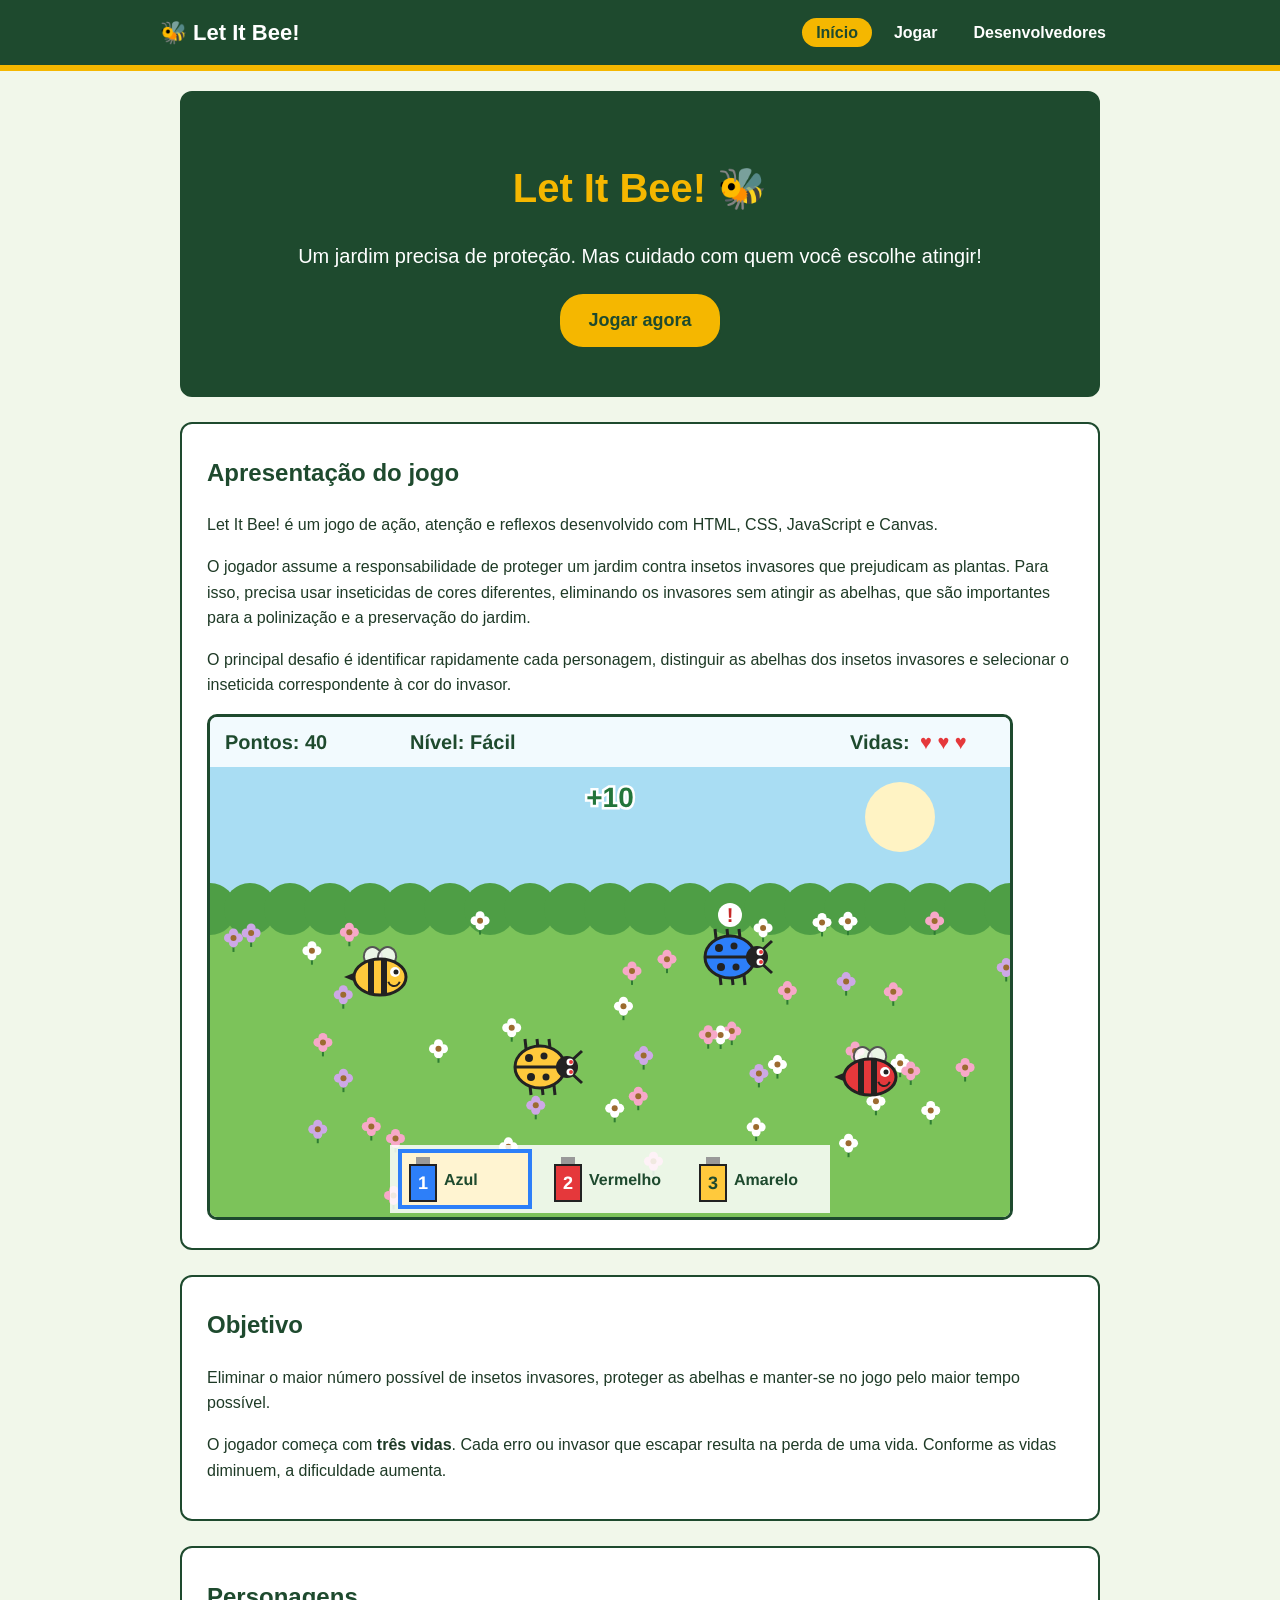
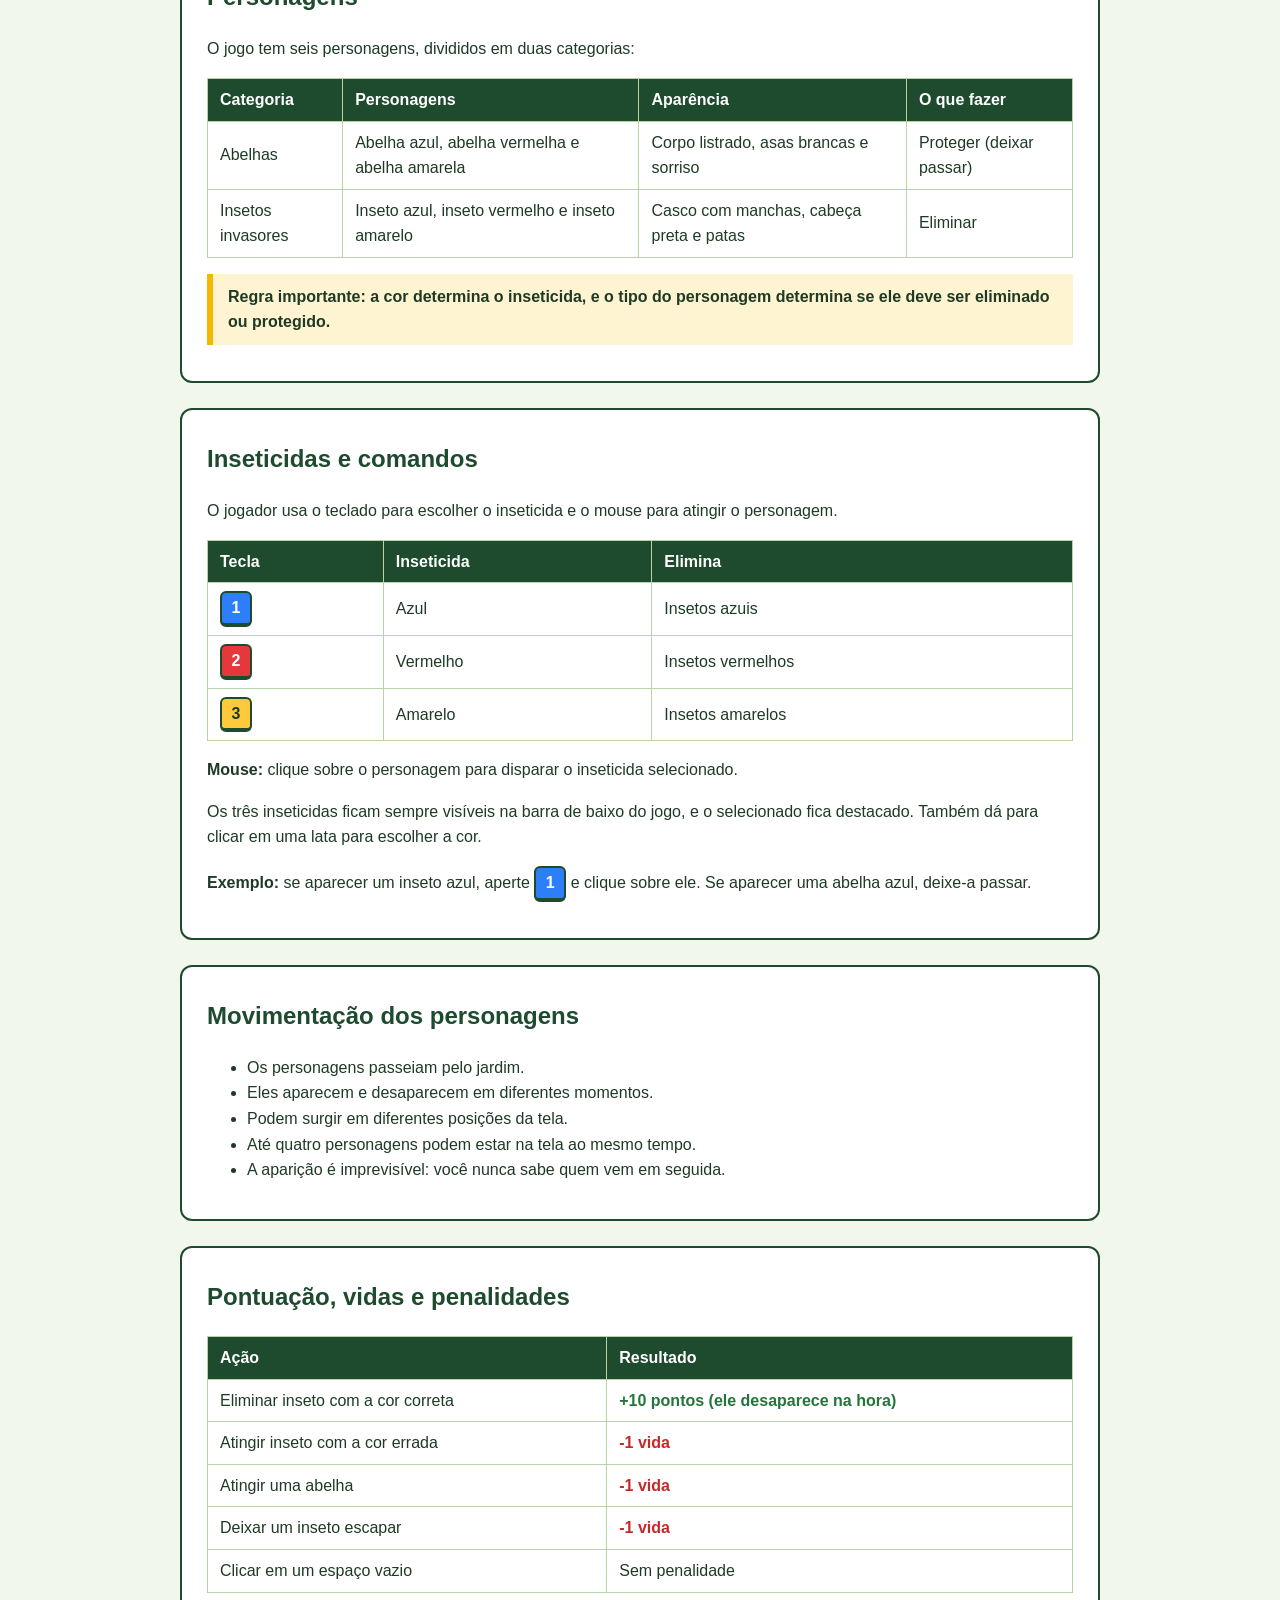
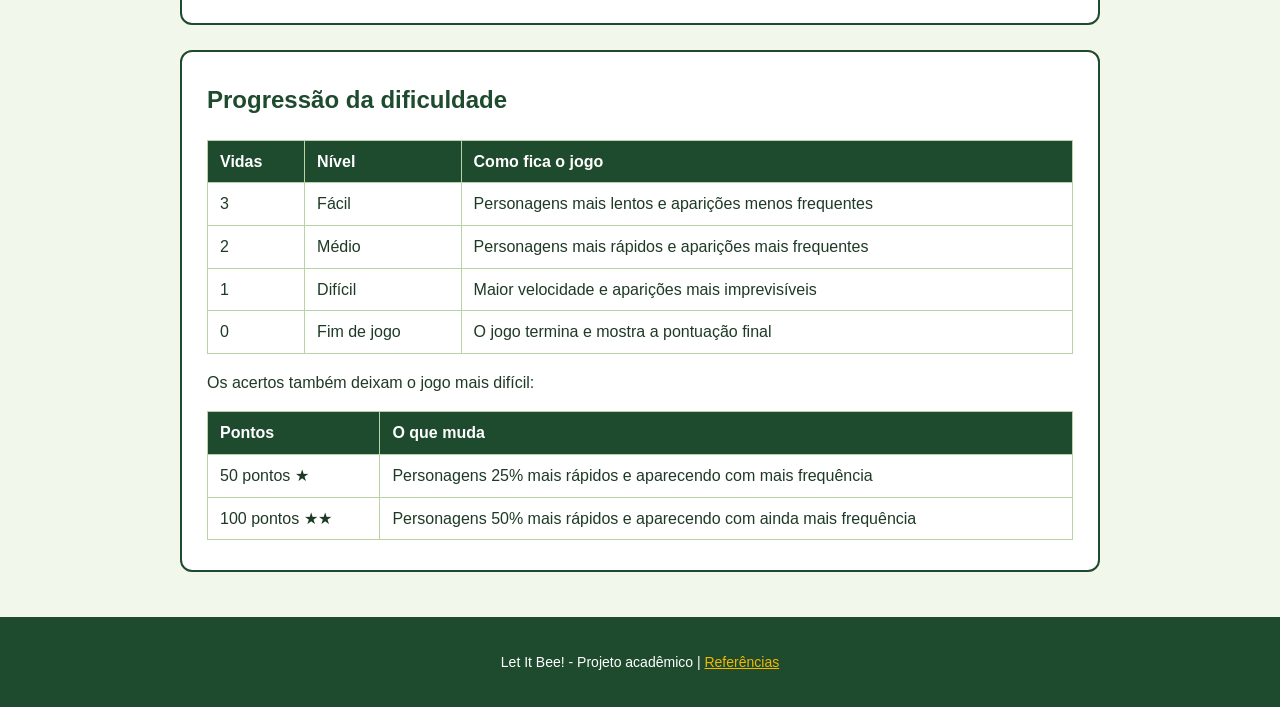
<file: index.html>
<!DOCTYPE html>
<html lang="pt-BR">
<head>
  <meta charset="UTF-8">
  <title>Let It Bee! - Início</title>
  <link rel="stylesheet" href="css/style.css">
</head>
<body>

  <!-- MENU -->
  <header>
    <div class="cabecalho">
      <a class="logo" href="index.html">🐝 Let It Bee!</a>
      <nav>
        <ul>
          <li><a href="index.html" class="ativo">Início</a></li>
          <li><a href="jogo.html">Jogar</a></li>
          <li><a href="dev.html">Desenvolvedores</a></li>
        </ul>
      </nav>
    </div>
  </header>

  <main>

    <section class="apresentacao">
      <h1>Let It Bee! 🐝</h1>
      <p class="slogan">Um jardim precisa de proteção. Mas cuidado com quem você escolhe atingir!</p>
      <p><a class="botao" href="jogo.html">Jogar agora</a></p>
    </section>

    <section>
      <h2>Apresentação do jogo</h2>
      <p>Let It Bee! é um jogo de ação, atenção e reflexos desenvolvido com HTML, CSS, JavaScript e Canvas.</p>
      <p>O jogador assume a responsabilidade de proteger um jardim contra insetos invasores que prejudicam as plantas. Para isso, precisa usar inseticidas de cores diferentes, eliminando os invasores sem atingir as abelhas, que são importantes para a polinização e a preservação do jardim.</p>
      <p>O principal desafio é identificar rapidamente cada personagem, distinguir as abelhas dos insetos invasores e selecionar o inseticida correspondente à cor do invasor.</p>
      <img src="img/tela-do-jogo.png" alt="Tela do jogo com abelhas e insetos invasores no jardim">
    </section>

    <section>
      <h2>Objetivo</h2>
      <p>Eliminar o maior número possível de insetos invasores, proteger as abelhas e manter-se no jogo pelo maior tempo possível.</p>
      <p>O jogador começa com <strong>três vidas</strong>. Cada erro ou invasor que escapar resulta na perda de uma vida. Conforme as vidas diminuem, a dificuldade aumenta.</p>
    </section>

    <section>
      <h2>Personagens</h2>
      <p>O jogo tem seis personagens, divididos em duas categorias:</p>
      <table>
        <tr>
          <th>Categoria</th>
          <th>Personagens</th>
          <th>Aparência</th>
          <th>O que fazer</th>
        </tr>
        <tr>
          <td>Abelhas</td>
          <td>Abelha azul, abelha vermelha e abelha amarela</td>
          <td>Corpo listrado, asas brancas e sorriso</td>
          <td>Proteger (deixar passar)</td>
        </tr>
        <tr>
          <td>Insetos invasores</td>
          <td>Inseto azul, inseto vermelho e inseto amarelo</td>
          <td>Casco com manchas, cabeça preta e patas</td>
          <td>Eliminar</td>
        </tr>
      </table>
      <p class="destaque">Regra importante: a cor determina o inseticida, e o tipo do personagem determina se ele deve ser eliminado ou protegido.</p>
    </section>

    <section>
      <h2>Inseticidas e comandos</h2>
      <p>O jogador usa o teclado para escolher o inseticida e o mouse para atingir o personagem.</p>
      <table>
        <tr>
          <th>Tecla</th>
          <th>Inseticida</th>
          <th>Elimina</th>
        </tr>
        <tr>
          <td><span class="tecla azul">1</span></td>
          <td>Azul</td>
          <td>Insetos azuis</td>
        </tr>
        <tr>
          <td><span class="tecla vermelho">2</span></td>
          <td>Vermelho</td>
          <td>Insetos vermelhos</td>
        </tr>
        <tr>
          <td><span class="tecla amarelo">3</span></td>
          <td>Amarelo</td>
          <td>Insetos amarelos</td>
        </tr>
      </table>
      <p><strong>Mouse:</strong> clique sobre o personagem para disparar o inseticida selecionado.</p>
      <p>Os três inseticidas ficam sempre visíveis na barra de baixo do jogo, e o selecionado fica destacado. Também dá para clicar em uma lata para escolher a cor.</p>
      <p><strong>Exemplo:</strong> se aparecer um inseto azul, aperte <span class="tecla azul">1</span> e clique sobre ele. Se aparecer uma abelha azul, deixe-a passar.</p>
    </section>

    <section>
      <h2>Movimentação dos personagens</h2>
      <ul>
        <li>Os personagens passeiam pelo jardim.</li>
        <li>Eles aparecem e desaparecem em diferentes momentos.</li>
        <li>Podem surgir em diferentes posições da tela.</li>
        <li>Até quatro personagens podem estar na tela ao mesmo tempo.</li>
        <li>A aparição é imprevisível: você nunca sabe quem vem em seguida.</li>
      </ul>
    </section>

    <section>
      <h2>Pontuação, vidas e penalidades</h2>
      <table>
        <tr>
          <th>Ação</th>
          <th>Resultado</th>
        </tr>
        <tr>
          <td>Eliminar inseto com a cor correta</td>
          <td class="ganha">+10 pontos (ele desaparece na hora)</td>
        </tr>
        <tr>
          <td>Atingir inseto com a cor errada</td>
          <td class="perde">-1 vida</td>
        </tr>
        <tr>
          <td>Atingir uma abelha</td>
          <td class="perde">-1 vida</td>
        </tr>
        <tr>
          <td>Deixar um inseto escapar</td>
          <td class="perde">-1 vida</td>
        </tr>
        <tr>
          <td>Clicar em um espaço vazio</td>
          <td>Sem penalidade</td>
        </tr>
      </table>
    </section>

    <section>
      <h2>Progressão da dificuldade</h2>
      <table>
        <tr>
          <th>Vidas</th>
          <th>Nível</th>
          <th>Como fica o jogo</th>
        </tr>
        <tr>
          <td>3</td>
          <td>Fácil</td>
          <td>Personagens mais lentos e aparições menos frequentes</td>
        </tr>
        <tr>
          <td>2</td>
          <td>Médio</td>
          <td>Personagens mais rápidos e aparições mais frequentes</td>
        </tr>
        <tr>
          <td>1</td>
          <td>Difícil</td>
          <td>Maior velocidade e aparições mais imprevisíveis</td>
        </tr>
        <tr>
          <td>0</td>
          <td>Fim de jogo</td>
          <td>O jogo termina e mostra a pontuação final</td>
        </tr>
      </table>
      <p>Os acertos também deixam o jogo mais difícil:</p>
      <table>
        <tr>
          <th>Pontos</th>
          <th>O que muda</th>
        </tr>
        <tr>
          <td>50 pontos ★</td>
          <td>Personagens 25% mais rápidos e aparecendo com mais frequência</td>
        </tr>
        <tr>
          <td>100 pontos ★★</td>
          <td>Personagens 50% mais rápidos e aparecendo com ainda mais frequência</td>
        </tr>
      </table>
    </section>

  </main>

  <footer>
    <p>Let It Bee! - Projeto acadêmico | <a href="dev.html#referencias">Referências</a></p>
  </footer>

</body>
</html>
</file>
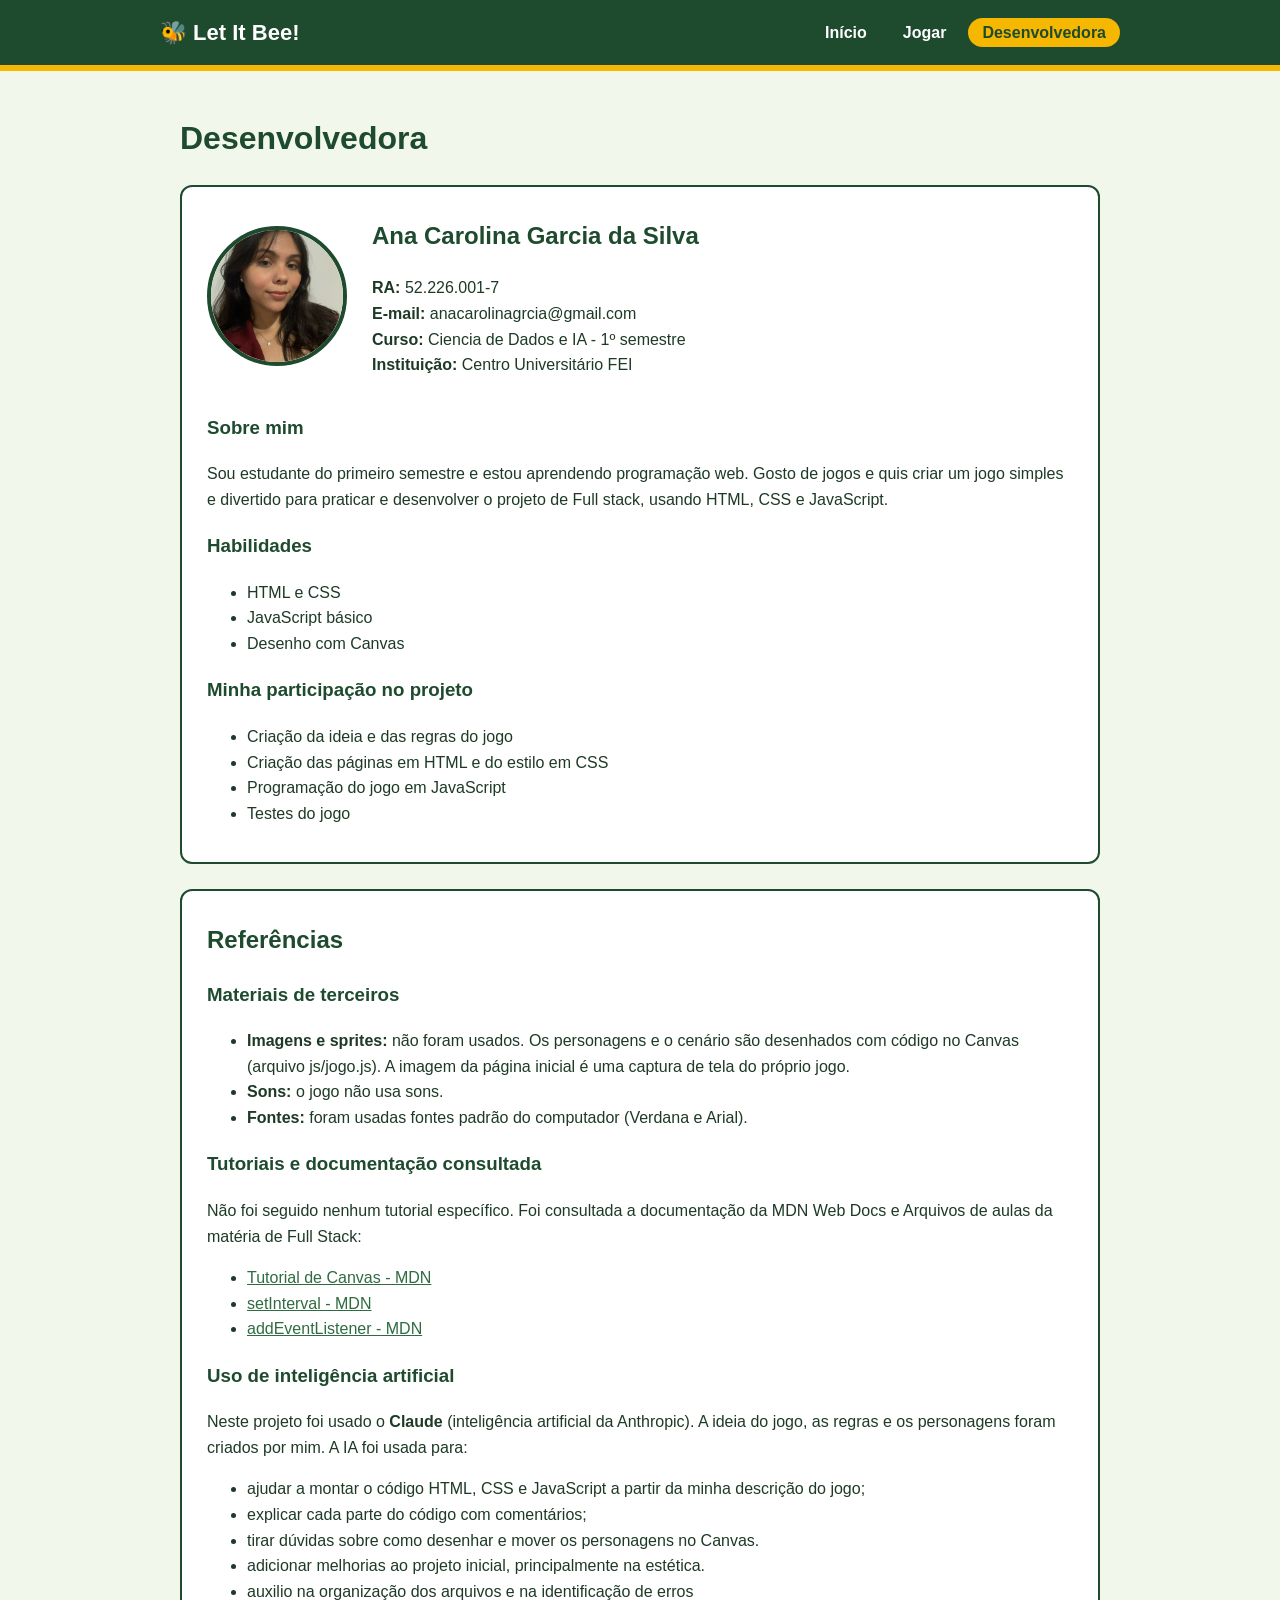
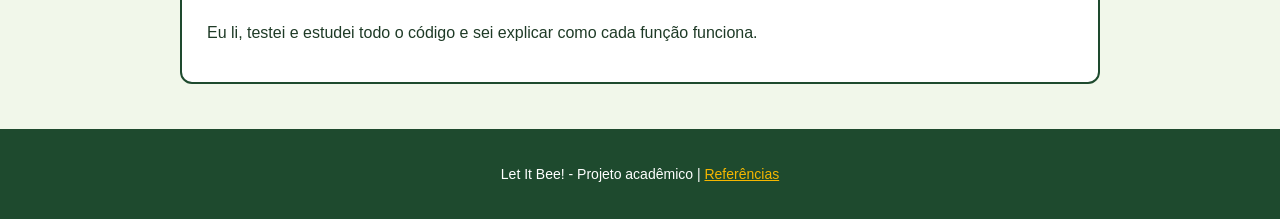
<file: dev.html>
<!DOCTYPE html>
<html lang="pt-BR">
<head>
  <meta charset="UTF-8">
  <title>Let It Bee! - Desenvolvedora</title>
  <link rel="stylesheet" href="css/style.css">
</head>
<body>

  <!-- MENU -->
  <header>
    <div class="cabecalho">
      <a class="logo" href="index.html">🐝 Let It Bee!</a>
      <nav>
        <ul>
          <li><a href="index.html">Início</a></li>
          <li><a href="jogo.html">Jogar</a></li>
          <li><a href="dev.html" class="ativo">Desenvolvedora</a></li>
        </ul>
      </nav>
    </div>
  </header>

  <main>

    <h1>Desenvolvedora</h1>

    <section>
      <div class="perfil">
        <img class="foto" src="img/anacarolina.jpg" alt="Foto de Ana Carolina"></img>
        <div>
          <h2>Ana Carolina Garcia da Silva</h2>
          <p>
            <strong>RA:</strong> 52.226.001-7<br>
            <strong>E-mail:</strong> anacarolinagrcia@gmail.com<br>
            <strong>Curso:</strong> Ciencia de Dados e IA - 1º semestre<br>
            <strong>Instituição:</strong> Centro Universitário FEI
          </p>
        </div>
      </div>

      <h3>Sobre mim</h3>
      <p>Sou estudante do primeiro semestre e estou aprendendo programação web. Gosto de jogos e quis criar um jogo simples e divertido para praticar e desenvolver o projeto de Full stack, usando HTML, CSS e JavaScript.</p>

      <h3>Habilidades</h3>
      <ul>
        <li>HTML e CSS</li>
        <li>JavaScript básico</li>
        <li>Desenho com Canvas</li>
      </ul>

      <h3>Minha participação no projeto</h3>
      <ul>
        <li>Criação da ideia e das regras do jogo</li>
        <li>Criação das páginas em HTML e do estilo em CSS</li>
        <li>Programação do jogo em JavaScript</li>
        <li>Testes do jogo</li>
      </ul>
    </section>

    <!-- REFERÊNCIAS -->
    <section id="referencias">
      <h2>Referências</h2>

      <h3>Materiais de terceiros</h3>
      <ul>
        <li><strong>Imagens e sprites:</strong> não foram usados. Os personagens e o cenário são desenhados com código no Canvas (arquivo js/jogo.js). A imagem da página inicial é uma captura de tela do próprio jogo.</li>
        <li><strong>Sons:</strong> o jogo não usa sons.</li>
        <li><strong>Fontes:</strong> foram usadas fontes padrão do computador (Verdana e Arial).</li>
      </ul>

      <h3>Tutoriais e documentação consultada</h3>
      <p>Não foi seguido nenhum tutorial específico. Foi consultada a documentação da MDN Web Docs e Arquivos de aulas da matéria de Full Stack:</p>
      <ul>
        <li><a href="https://developer.mozilla.org/pt-BR/docs/Web/API/Canvas_API/Tutorial" target="_blank">Tutorial de Canvas - MDN</a></li>
        <li><a href="https://developer.mozilla.org/pt-BR/docs/Web/API/setInterval" target="_blank">setInterval - MDN</a></li>
        <li><a href="https://developer.mozilla.org/pt-BR/docs/Web/API/EventTarget/addEventListener" target="_blank">addEventListener - MDN</a></li>
      </ul>

      <h3>Uso de inteligência artificial</h3>
      <p>Neste projeto foi usado o <strong>Claude</strong> (inteligência artificial da Anthropic). A ideia do jogo, as regras e os personagens foram criados por mim. A IA foi usada para:</p>
      <ul>
        <li>ajudar a montar o código HTML, CSS e JavaScript a partir da minha descrição do jogo;</li>
        <li>explicar cada parte do código com comentários;</li>
        <li>tirar dúvidas sobre como desenhar e mover os personagens no Canvas.</li>
        <li>adicionar melhorias ao projeto inicial, principalmente na estética.</li>
        <li>auxilio na organização dos arquivos e na identificação de erros</li>
      </ul>
      <p>Eu li, testei e estudei todo o código e sei explicar como cada função funciona.</p>
    </section>

  </main>

  <footer>
    <p>Let It Bee! - Projeto acadêmico | <a href="dev.html#referencias">Referências</a></p>
  </footer>

</body>
</html>
</file>
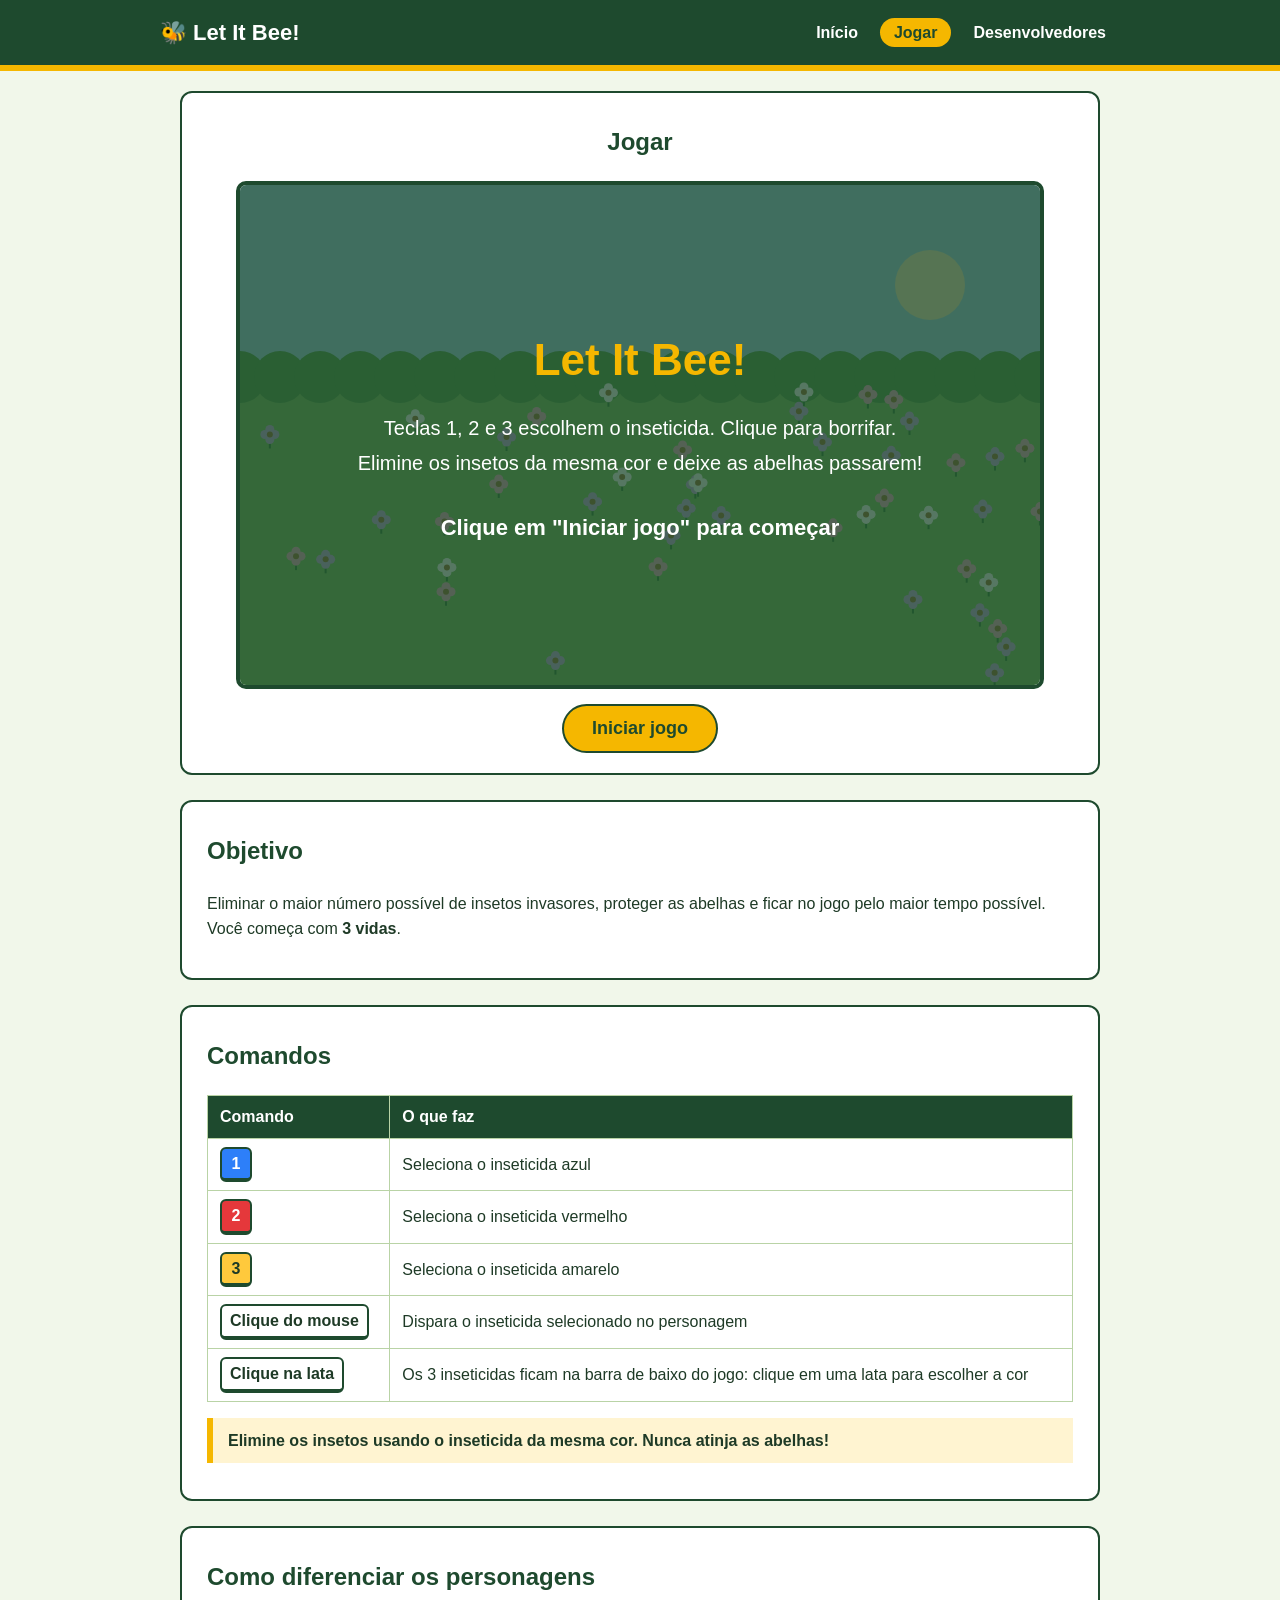
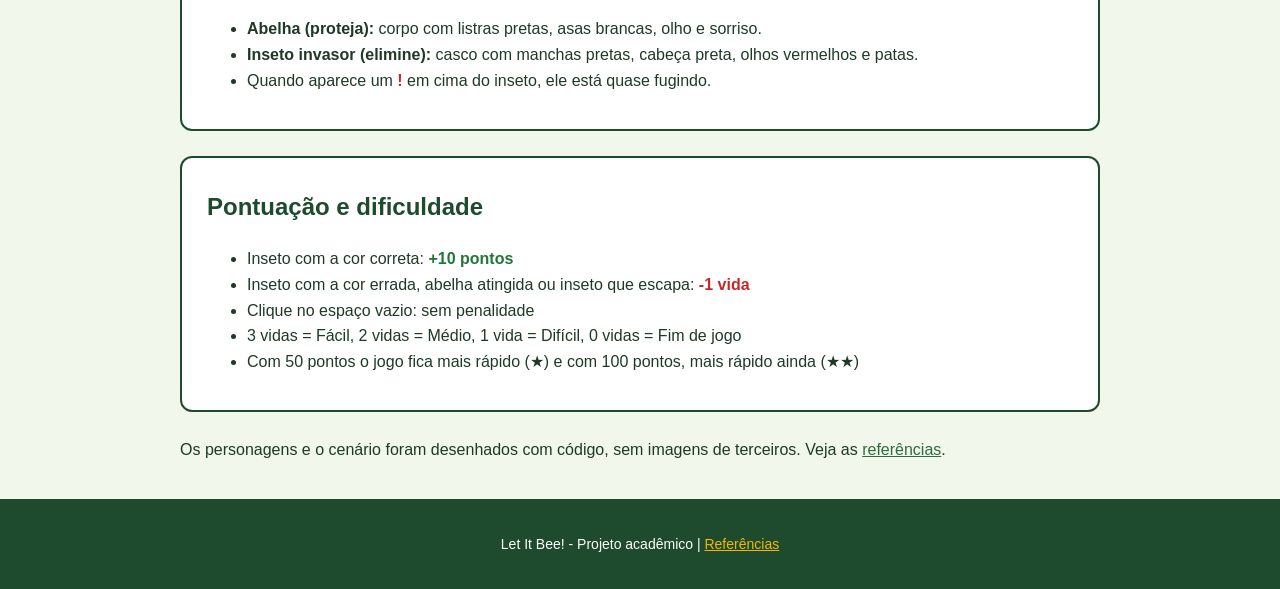
<file: jogo.html>
<!DOCTYPE html>
<html lang="pt-BR">
<head>
  <meta charset="UTF-8">
  <title>Let It Bee! - Jogar</title>
  <link rel="stylesheet" href="css/style.css">
</head>
<body>

  <!-- MENU -->
  <header>
    <div class="cabecalho">
      <a class="logo" href="index.html">🐝 Let It Bee!</a>
      <nav>
        <ul>
          <li><a href="index.html">Início</a></li>
          <li><a href="jogo.html" class="ativo">Jogar</a></li>
          <li><a href="dev.html">Desenvolvedores</a></li>
        </ul>
      </nav>
    </div>
  </header>

  <main>

    <!-- JOGO -->
    <section class="area-jogo">
      <h1>Jogar</h1>

      <!-- Tudo do jogo é desenhado neste canvas pelo arquivo js/jogo.js -->
      <canvas id="tela" width="800" height="500"></canvas>

      <!-- Botão de início do jogo -->
      <button id="botaoIniciar" class="botao">Iniciar jogo</button>
    </section>

    <!-- COMO JOGAR -->
    <section>
      <h2>Objetivo</h2>
      <p>Eliminar o maior número possível de insetos invasores, proteger as abelhas e ficar no jogo pelo maior tempo possível. Você começa com <strong>3 vidas</strong>.</p>
    </section>

    <section>
      <h2>Comandos</h2>
      <table>
        <tr>
          <th>Comando</th>
          <th>O que faz</th>
        </tr>
        <tr>
          <td><span class="tecla azul">1</span></td>
          <td>Seleciona o inseticida azul</td>
        </tr>
        <tr>
          <td><span class="tecla vermelho">2</span></td>
          <td>Seleciona o inseticida vermelho</td>
        </tr>
        <tr>
          <td><span class="tecla amarelo">3</span></td>
          <td>Seleciona o inseticida amarelo</td>
        </tr>
        <tr>
          <td><span class="tecla">Clique do mouse</span></td>
          <td>Dispara o inseticida selecionado no personagem</td>
        </tr>
        <tr>
          <td><span class="tecla">Clique na lata</span></td>
          <td>Os 3 inseticidas ficam na barra de baixo do jogo: clique em uma lata para escolher a cor</td>
        </tr>
      </table>
      <p class="destaque">Elimine os insetos usando o inseticida da mesma cor. Nunca atinja as abelhas!</p>
    </section>

    <section>
      <h2>Como diferenciar os personagens</h2>
      <ul>
        <li><strong>Abelha (proteja):</strong> corpo com listras pretas, asas brancas, olho e sorriso.</li>
        <li><strong>Inseto invasor (elimine):</strong> casco com manchas pretas, cabeça preta, olhos vermelhos e patas.</li>
        <li>Quando aparece um <strong style="color:#c62828">!</strong> em cima do inseto, ele está quase fugindo.</li>
      </ul>
    </section>

    <section>
      <h2>Pontuação e dificuldade</h2>
      <ul>
        <li>Inseto com a cor correta: <span class="ganha">+10 pontos</span></li>
        <li>Inseto com a cor errada, abelha atingida ou inseto que escapa: <span class="perde">-1 vida</span></li>
        <li>Clique no espaço vazio: sem penalidade</li>
        <li>3 vidas = Fácil, 2 vidas = Médio, 1 vida = Difícil, 0 vidas = Fim de jogo</li>
        <li>Com 50 pontos o jogo fica mais rápido (★) e com 100 pontos, mais rápido ainda (★★)</li>
      </ul>
    </section>

    <p>Os personagens e o cenário foram desenhados com código, sem imagens de terceiros. Veja as <a href="dev.html#referencias">referências</a>.</p>

  </main>

  <footer>
    <p>Let It Bee! - Projeto acadêmico | <a href="dev.html#referencias">Referências</a></p>
  </footer>

  <script src="js/jogo.js"></script>
</body>
</html>
</file>
<file: css/style.css>
/* ==========================================
   LET IT BEE! - style.css
   Estilo usado pelas três páginas do site.
   ========================================== */

/* ----- Geral ----- */
* {
  box-sizing: border-box;
}

body {
  margin: 0;
  font-family: Verdana, Arial, sans-serif;
  background-color: #f1f7ea;
  color: #1e3a26;
  line-height: 1.6;
}

h1, h2, h3 {
  color: #1e4a2e;
}

a {
  color: #2f6b41;
}

img {
  max-width: 100%;
  border: 3px solid #1e4a2e;
  border-radius: 10px;
}


/* ----- Cabeçalho e menu ----- */
header {
  background-color: #1e4a2e;
  padding: 15px 20px;
  border-bottom: 6px solid #f5b700;
}

.cabecalho {
  max-width: 960px;
  margin: 0 auto;
  display: flex;
  justify-content: space-between;
  align-items: center;
  flex-wrap: wrap;
  gap: 10px;
}

.logo {
  color: white;
  font-size: 22px;
  font-weight: bold;
  text-decoration: none;
}

nav ul {
  list-style: none;
  margin: 0;
  padding: 0;
  display: flex;
  gap: 8px;
}

nav a {
  color: white;
  text-decoration: none;
  font-weight: bold;
  padding: 6px 14px;
  border-radius: 20px;
}

nav a:hover {
  background-color: #2f6b41;
}

/* link da página atual */
nav a.ativo {
  background-color: #f5b700;
  color: #1e4a2e;
}


/* ----- Conteúdo ----- */
main {
  max-width: 960px;
  margin: 0 auto;
  padding: 20px;
}

section {
  background-color: white;
  border: 2px solid #1e4a2e;
  border-radius: 12px;
  padding: 10px 25px 20px;
  margin-bottom: 25px;
}

/* Bloco de abertura da página inicial */
.apresentacao {
  background-color: #1e4a2e;
  color: white;
  text-align: center;
  padding: 30px 25px;
}

.apresentacao h1 {
  color: #f5b700;
  font-size: 40px;
  margin-bottom: 5px;
}

.slogan {
  font-size: 20px;
}

/* Caixa amarela de destaque */
.destaque {
  background-color: #fff4d1;
  border-left: 6px solid #f5b700;
  padding: 10px 15px;
  font-weight: bold;
}


/* ----- Tabelas ----- */
table {
  width: 100%;
  border-collapse: collapse;
  margin-bottom: 10px;
}

th, td {
  border: 1px solid #b9d3a6;
  padding: 8px 12px;
  text-align: left;
}

th {
  background-color: #1e4a2e;
  color: white;
}

.ganha {
  color: #23753a;
  font-weight: bold;
}

.perde {
  color: #c62828;
  font-weight: bold;
}


/* ----- Teclas e cores ----- */
.tecla {
  display: inline-block;
  min-width: 32px;
  padding: 2px 8px;
  text-align: center;
  font-weight: bold;
  background-color: white;
  border: 2px solid #1e4a2e;
  border-bottom-width: 4px;
  border-radius: 6px;
}

.azul {
  background-color: #2d7ff9;
  color: white;
}

.vermelho {
  background-color: #e5383b;
  color: white;
}

.amarelo {
  background-color: #ffc93c;
  color: #1e3a26;
}


/* ----- Botões ----- */
.botao {
  display: inline-block;
  background-color: #f5b700;
  color: #1e4a2e;
  font-size: 18px;
  font-weight: bold;
  padding: 12px 28px;
  border: 2px solid #1e4a2e;
  border-radius: 25px;
  text-decoration: none;
  cursor: pointer;
}

.botao:hover {
  background-color: #ffd54f;
}

.botao:disabled {
  opacity: 0.5;
  cursor: not-allowed;
}


/* ----- Página do jogo ---- */
.area-jogo {
  text-align: center;
}

canvas {
  display: block;
  max-width: 100%;
  height: auto;
  margin: 10px auto 15px;
  border: 4px solid #1e4a2e;
  border-radius: 10px;
  cursor: crosshair;
}


/* ----- Página dos desenvolvedores ---- */
.perfil {
  display: flex;
  gap: 25px;
  align-items: center;
  flex-wrap: wrap;
}

.foto {
  width: 140px;
  height: 140px;
  border-radius: 50%;
  object-fit: cover;
  background-color: #f5b700;
  border: 4px solid #1e4a2e;
  display: flex;
  justify-content: center;
  align-items: center;
  font-size: 44px;
  font-weight: bold;
  color: #1e4a2e;
}


/* ---- Rodapé ----- */
footer {
  background-color: #1e4a2e;
  color: white;
  text-align: center;
  padding: 20px;
  font-size: 14px;
}

footer a {
  color: #f5b700;
}


/* ----- Celular ---- */
@media (max-width: 600px) {
  .cabecalho {
    justify-content: center;
  }

  .apresentacao h1 {
    font-size: 30px;
  }

  section {
    padding: 10px 15px 15px;
  }
}
</file>
